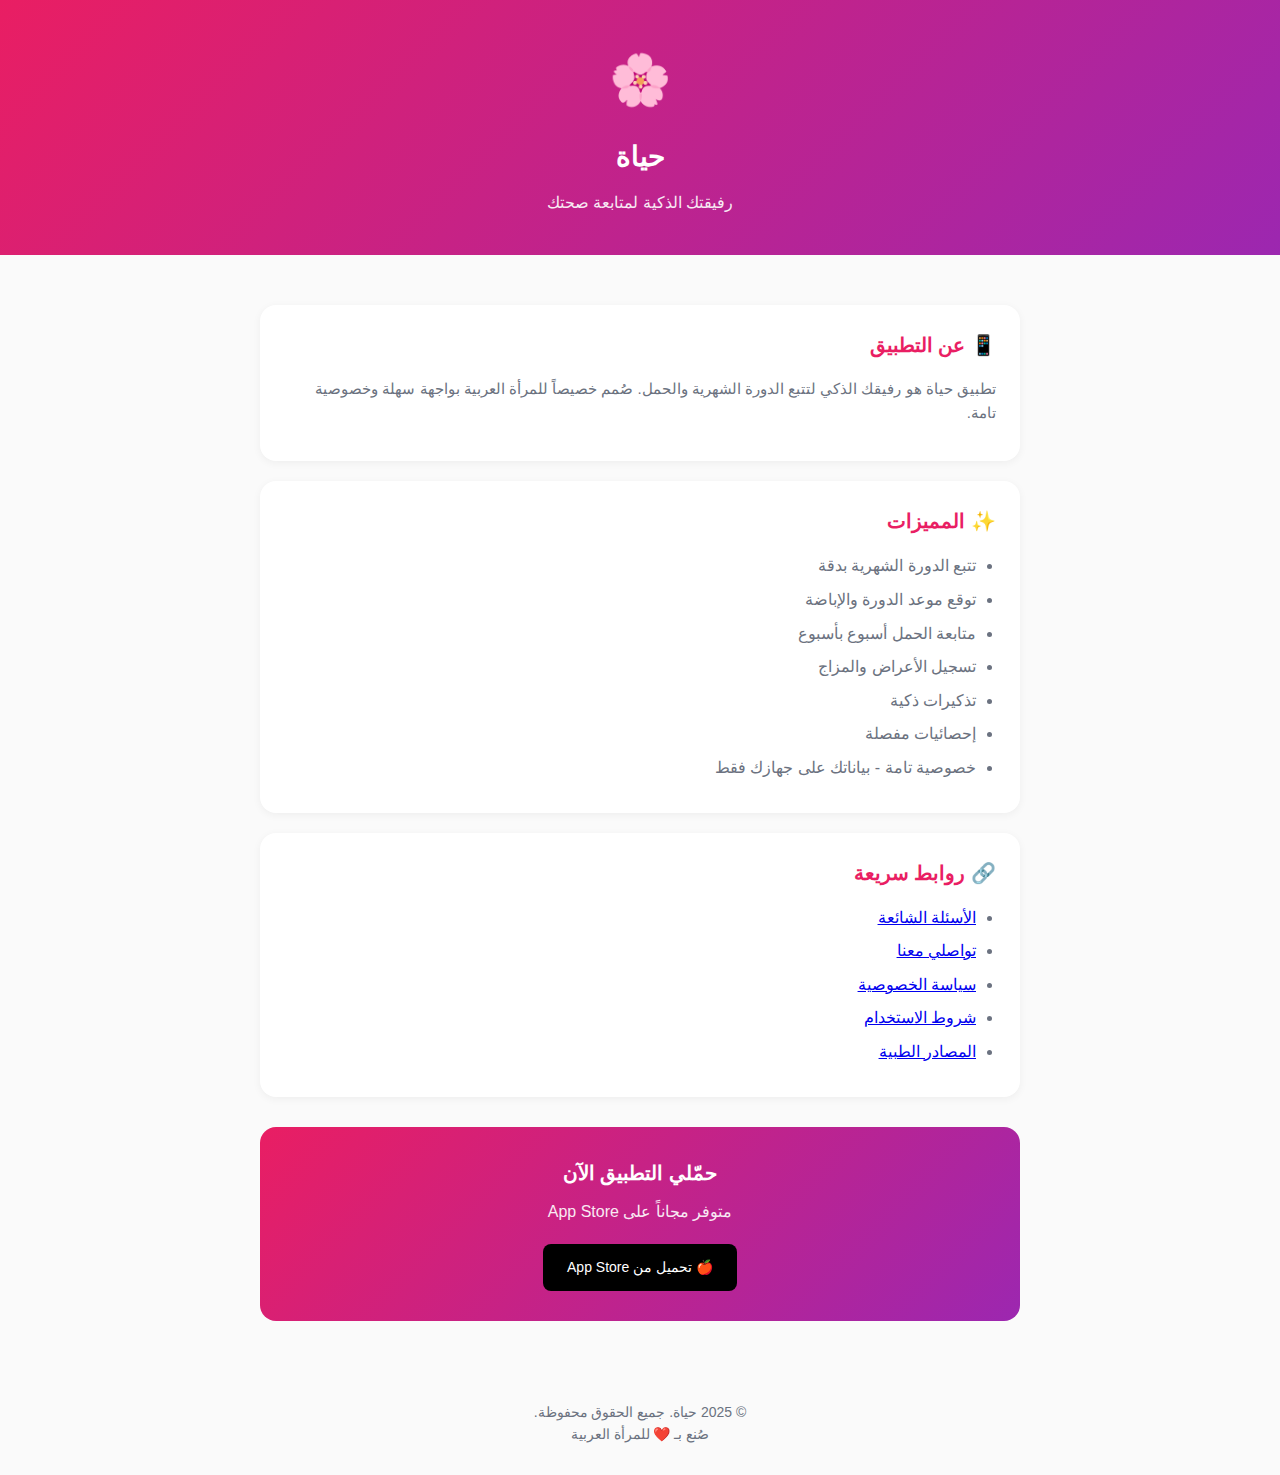
<file: index.html>
<!DOCTYPE html>
<html lang="ar" dir="rtl">
<head>
    <meta charset="UTF-8">
    <meta name="viewport" content="width=device-width, initial-scale=1.0">
    <title>حياة - رفيقتك الذكية لمتابعة صحتك</title>
    <link rel="stylesheet" href="css/style.css">
    <link rel="icon" href="images/favicon.png" type="image/png">
</head>
<body>
    <!-- Header -->
    <header class="header">
        <div class="logo">🌸</div>
        <h1>حياة</h1>
        <p>رفيقتك الذكية لمتابعة صحتك</p>
    </header>

    <div class="container">
        <!-- About App -->
        <div class="card">
            <h2>📱 عن التطبيق</h2>
            <p>تطبيق حياة هو رفيقك الذكي لتتبع الدورة الشهرية والحمل. صُمم خصيصاً للمرأة العربية بواجهة سهلة وخصوصية تامة.</p>
        </div>

        <!-- Features -->
        <div class="card">
            <h2>✨ المميزات</h2>
            <ul>
                <li>تتبع الدورة الشهرية بدقة</li>
                <li>توقع موعد الدورة والإباضة</li>
                <li>متابعة الحمل أسبوع بأسبوع</li>
                <li>تسجيل الأعراض والمزاج</li>
                <li>تذكيرات ذكية</li>
                <li>إحصائيات مفصلة</li>
                <li>خصوصية تامة - بياناتك على جهازك فقط</li>
            </ul>
        </div>

        <!-- Quick Links -->
        <div class="card">
            <h2>🔗 روابط سريعة</h2>
            <ul>
                <li><a href="faq.html">الأسئلة الشائعة</a></li>
                <li><a href="contact.html">تواصلي معنا</a></li>
                <li><a href="privacy.html">سياسة الخصوصية</a></li>
                <li><a href="terms.html">شروط الاستخدام</a></li>
                <li><a href="medical-sources.html">المصادر الطبية</a></li>
            </ul>
        </div>

        <!-- App Download -->
        <div class="app-banner">
            <h3>حمّلي التطبيق الآن</h3>
            <p>متوفر مجاناً على App Store</p>
            <a href="#" class="app-store-btn">
                🍎 تحميل من App Store
            </a>
        </div>
    </div>

    <!-- Footer -->
    <footer class="footer">
        <p>© 2025 حياة. جميع الحقوق محفوظة.</p>
        <p>صُنع بـ ❤️ للمرأة العربية</p>
    </footer>
</body>
</html>
</file>
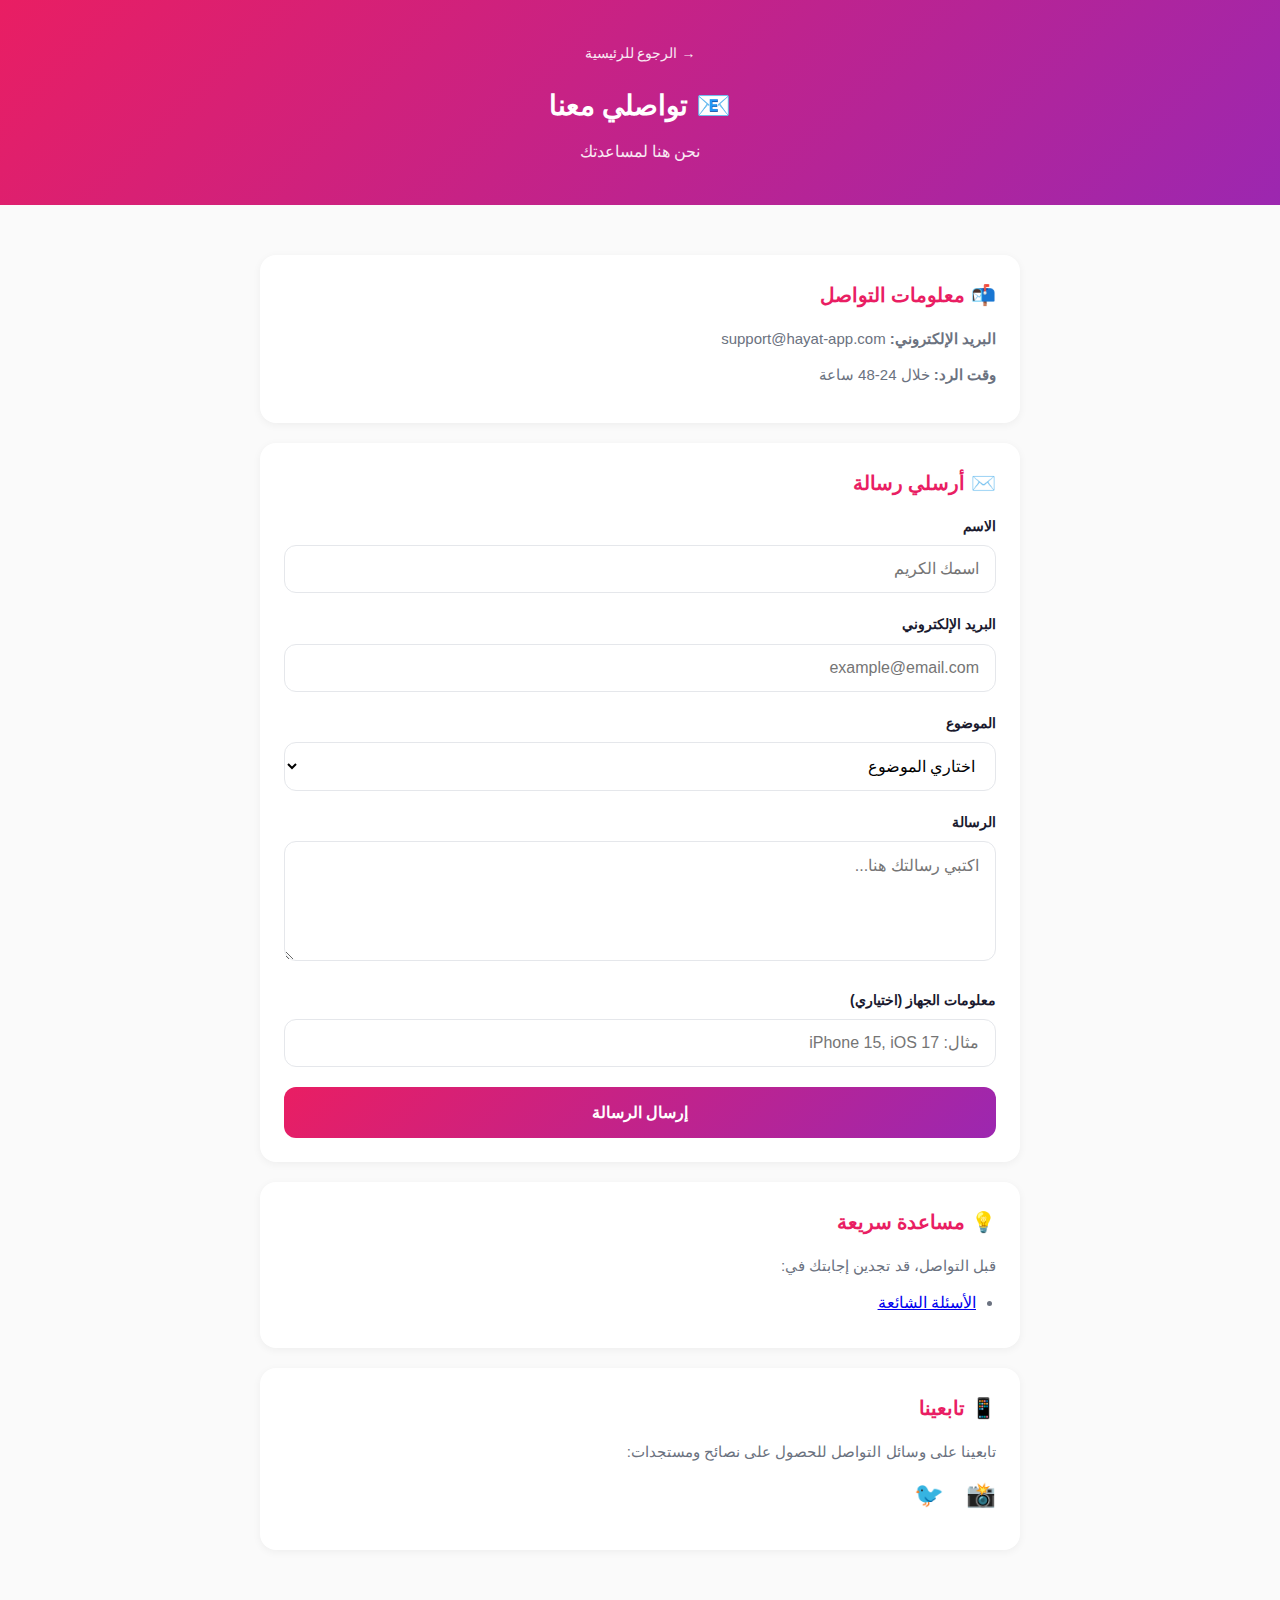
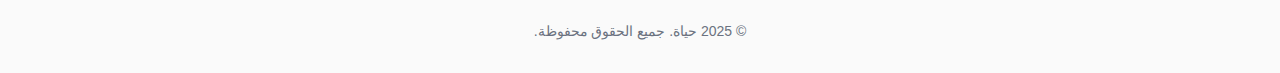
<file: contact.html>
<!DOCTYPE html>
<html lang="ar" dir="rtl">
<head>
    <meta charset="UTF-8">
    <meta name="viewport" content="width=device-width, initial-scale=1.0">
    <title>تواصلي معنا - حياة</title>
    <link rel="stylesheet" href="css/style.css">
    <link rel="icon" href="images/favicon.png" type="image/png">
</head>
<body>
    <!-- Header -->
    <header class="header">
        <a href="index.html" class="back-btn">→ الرجوع للرئيسية</a>
        <h1>📧 تواصلي معنا</h1>
        <p>نحن هنا لمساعدتك</p>
    </header>

    <div class="container">
        <!-- Contact Info -->
        <div class="card">
            <h2>📬 معلومات التواصل</h2>
            <p><strong>البريد الإلكتروني:</strong> support@hayat-app.com</p>
            <p><strong>وقت الرد:</strong> خلال 24-48 ساعة</p>
        </div>

        <!-- Contact Form -->
        <div class="card">
            <h2>✉️ أرسلي رسالة</h2>
            
            <form id="contactForm" action="https://formspree.io/f/YOUR_FORM_ID" method="POST">
                <div class="form-group">
                    <label for="name">الاسم</label>
                    <input type="text" id="name" name="name" placeholder="اسمك الكريم" required>
                </div>

                <div class="form-group">
                    <label for="email">البريد الإلكتروني</label>
                    <input type="email" id="email" name="email" placeholder="example@email.com" required>
                </div>

                <div class="form-group">
                    <label for="subject">الموضوع</label>
                    <select id="subject" name="subject" required>
                        <option value="">اختاري الموضوع</option>
                        <option value="technical">مشكلة تقنية</option>
                        <option value="suggestion">اقتراح أو فكرة</option>
                        <option value="subscription">الاشتراك والدفع</option>
                        <option value="privacy">الخصوصية والبيانات</option>
                        <option value="other">موضوع آخر</option>
                    </select>
                </div>

                <div class="form-group">
                    <label for="message">الرسالة</label>
                    <textarea id="message" name="message" placeholder="اكتبي رسالتك هنا..." required></textarea>
                </div>

                <div class="form-group">
                    <label for="device">معلومات الجهاز (اختياري)</label>
                    <input type="text" id="device" name="device" placeholder="مثال: iPhone 15, iOS 17">
                </div>

                <button type="submit" class="submit-btn">إرسال الرسالة</button>
            </form>
        </div>

        <!-- Quick Help -->
        <div class="card">
            <h2>💡 مساعدة سريعة</h2>
            <p>قبل التواصل، قد تجدين إجابتك في:</p>
            <ul>
                <li><a href="faq.html">الأسئلة الشائعة</a></li>
            </ul>
        </div>

        <!-- Social Media -->
        <div class="card">
            <h2>📱 تابعينا</h2>
            <p>تابعينا على وسائل التواصل للحصول على نصائح ومستجدات:</p>
            <p style="font-size: 24px; margin-top: 10px;">
                <a href="#" style="text-decoration: none; margin-left: 15px;">📸</a>
                <a href="#" style="text-decoration: none; margin-left: 15px;">🐦</a>
            </p>
        </div>
    </div>

    <!-- Footer -->
    <footer class="footer">
        <p>© 2025 حياة. جميع الحقوق محفوظة.</p>
    </footer>

    <script>
        // Form submission handling
        document.getElementById('contactForm').addEventListener('submit', function(e) {
            // You can add custom handling here
            // For now, it will submit to Formspree
        });
    </script>
</body>
</html>
</file>
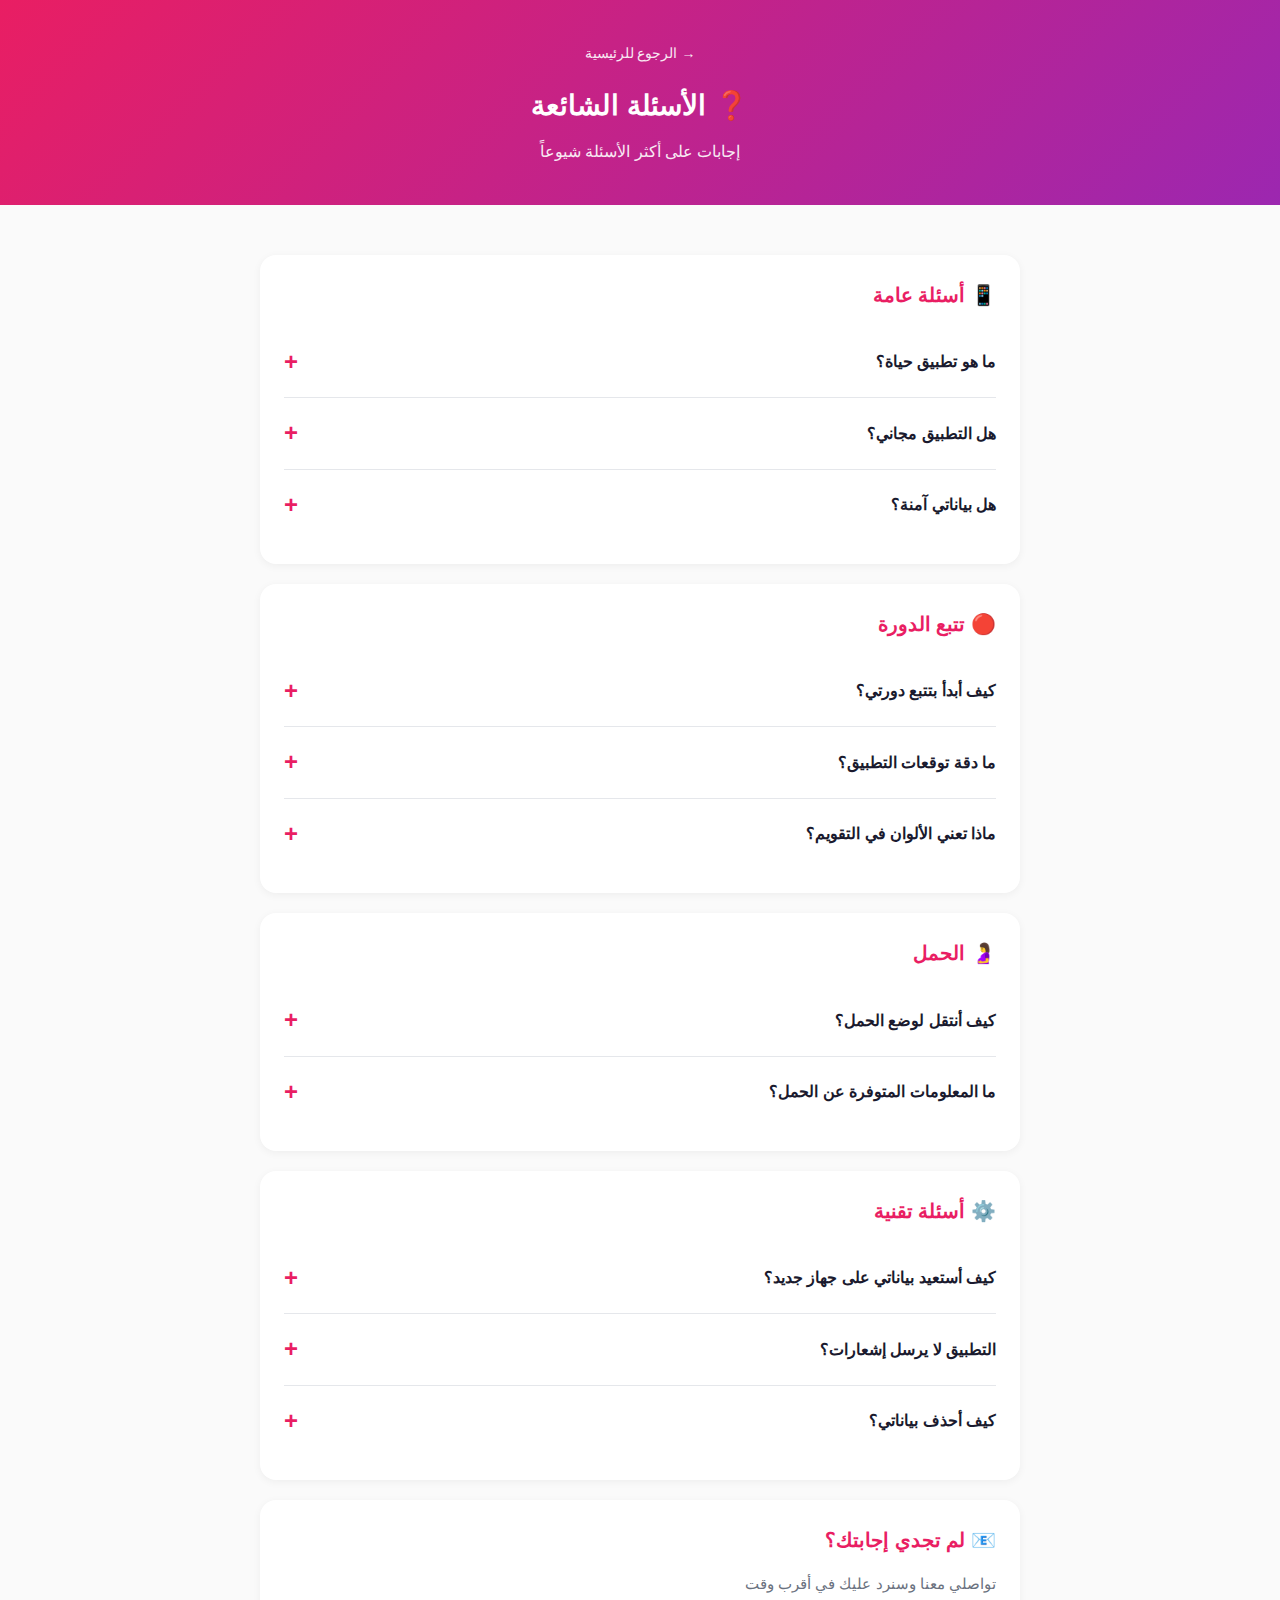
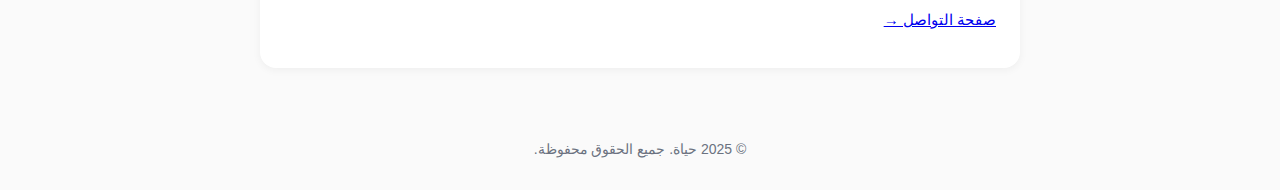
<file: faq.html>
<!DOCTYPE html>
<html lang="ar" dir="rtl">
<head>
    <meta charset="UTF-8">
    <meta name="viewport" content="width=device-width, initial-scale=1.0">
    <title>الأسئلة الشائعة - حياة</title>
    <link rel="stylesheet" href="css/style.css">
    <link rel="icon" href="images/favicon.png" type="image/png">
</head>
<body>
    <!-- Header -->
    <header class="header">
        <a href="index.html" class="back-btn">→ الرجوع للرئيسية</a>
        <h1>❓ الأسئلة الشائعة</h1>
        <p>إجابات على أكثر الأسئلة شيوعاً</p>
    </header>

    <div class="container">
        <!-- General Questions -->
        <div class="card">
            <h2>📱 أسئلة عامة</h2>
            
            <div class="faq-item">
                <div class="faq-question">ما هو تطبيق حياة؟</div>
                <div class="faq-answer">
                    تطبيق حياة هو تطبيق صحي مصمم خصيصاً للمرأة العربية لتتبع الدورة الشهرية والحمل. يساعدك على فهم جسمك بشكل أفضل وتوقع موعد دورتك وفترة الخصوبة.
                </div>
            </div>

            <div class="faq-item">
                <div class="faq-question">هل التطبيق مجاني؟</div>
                <div class="faq-answer">
                    نعم، التطبيق مجاني للاستخدام مع جميع الميزات الأساسية. هناك اشتراك اختياري للميزات المتقدمة مثل إزالة الإعلانات والإحصائيات المتقدمة.
                </div>
            </div>

            <div class="faq-item">
                <div class="faq-question">هل بياناتي آمنة؟</div>
                <div class="faq-answer">
                    نعم، خصوصيتك أولويتنا. جميع بياناتك تُحفظ محلياً على جهازك فقط ولا تُرسل لأي خادم خارجي. يمكنك أيضاً حماية التطبيق برمز مرور أو Face ID.
                </div>
            </div>
        </div>

        <!-- Cycle Tracking -->
        <div class="card">
            <h2>🔴 تتبع الدورة</h2>
            
            <div class="faq-item">
                <div class="faq-question">كيف أبدأ بتتبع دورتي؟</div>
                <div class="faq-answer">
                    عند فتح التطبيق لأول مرة، سيُطلب منك إدخال تاريخ آخر دورة وطول دورتك المعتاد. بعدها، اضغطي على "بدأت دورتي" في الصفحة الرئيسية في أول يوم من دورتك.
                </div>
            </div>

            <div class="faq-item">
                <div class="faq-question">ما دقة توقعات التطبيق؟</div>
                <div class="faq-answer">
                    تزداد دقة التوقعات كلما استخدمتِ التطبيق أكثر. بعد تسجيل 3-6 دورات، ستكون التوقعات دقيقة جداً لأن التطبيق يتعلم نمط دورتك الخاص.
                </div>
            </div>

            <div class="faq-item">
                <div class="faq-question">ماذا تعني الألوان في التقويم؟</div>
                <div class="faq-answer">
                    <strong>الأحمر:</strong> أيام الدورة الشهرية<br>
                    <strong>الأزرق:</strong> نافذة الخصوبة<br>
                    <strong>البنفسجي:</strong> يوم الإباضة المتوقع<br>
                    <strong>الدوائر المتقطعة:</strong> توقعات مستقبلية
                </div>
            </div>
        </div>

        <!-- Pregnancy -->
        <div class="card">
            <h2>🤰 الحمل</h2>
            
            <div class="faq-item">
                <div class="faq-question">كيف أنتقل لوضع الحمل؟</div>
                <div class="faq-answer">
                    اذهبي للصفحة الرئيسية واضغطي على "تغيير الهدف" ثم اختاري "أصبحت حاملاً". سيُطلب منك إدخال تاريخ آخر دورة أو تاريخ الولادة المتوقع.
                </div>
            </div>

            <div class="faq-item">
                <div class="faq-question">ما المعلومات المتوفرة عن الحمل؟</div>
                <div class="faq-answer">
                    يوفر التطبيق معلومات أسبوعية عن تطور الجنين، نصائح صحية، حجم الطفل، وتذكيرات بمواعيد الفحوصات المهمة.
                </div>
            </div>
        </div>

        <!-- Technical -->
        <div class="card">
            <h2>⚙️ أسئلة تقنية</h2>
            
            <div class="faq-item">
                <div class="faq-question">كيف أستعيد بياناتي على جهاز جديد؟</div>
                <div class="faq-answer">
                    إذا كنتِ مشتركة في Premium، يمكنك استخدام النسخ الاحتياطي السحابي. اذهبي للإعدادات > البيانات > استعادة من iCloud.
                </div>
            </div>

            <div class="faq-item">
                <div class="faq-question">التطبيق لا يرسل إشعارات؟</div>
                <div class="faq-answer">
                    تأكدي من تفعيل الإشعارات في إعدادات الجهاز > حياة > الإشعارات. وأيضاً تأكدي من تفعيل التذكيرات داخل التطبيق من الإعدادات.
                </div>
            </div>

            <div class="faq-item">
                <div class="faq-question">كيف أحذف بياناتي؟</div>
                <div class="faq-answer">
                    اذهبي للإعدادات > البيانات > حذف جميع البيانات. تنبيه: هذا الإجراء لا يمكن التراجع عنه.
                </div>
            </div>
        </div>

        <!-- Contact -->
        <div class="card">
            <h2>📧 لم تجدي إجابتك؟</h2>
            <p>تواصلي معنا وسنرد عليك في أقرب وقت</p>
            <p><a href="contact.html">صفحة التواصل →</a></p>
        </div>
    </div>

    <!-- Footer -->
    <footer class="footer">
        <p>© 2025 حياة. جميع الحقوق محفوظة.</p>
    </footer>

    <script>
        // FAQ Accordion
        document.querySelectorAll('.faq-question').forEach(question => {
            question.addEventListener('click', () => {
                const item = question.parentElement;
                item.classList.toggle('active');
            });
        });
    </script>
</body>
</html>
</file>
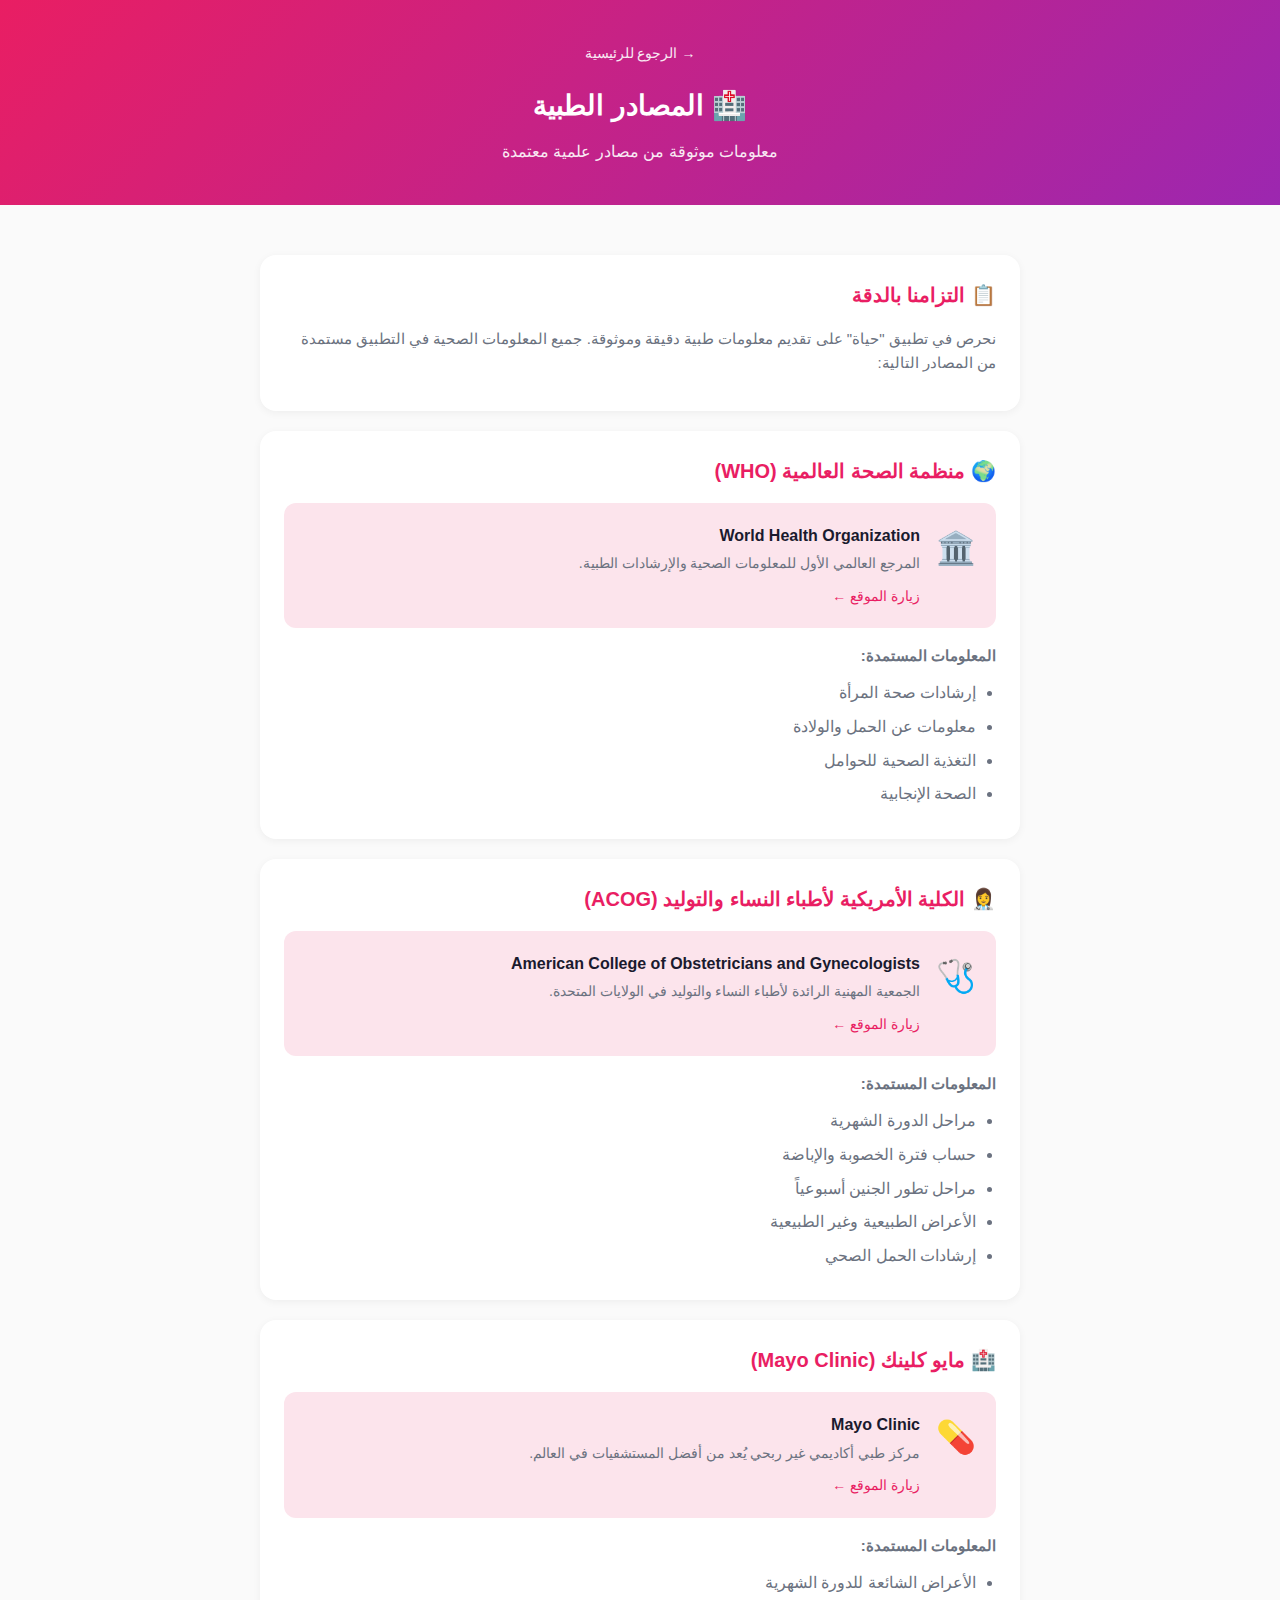
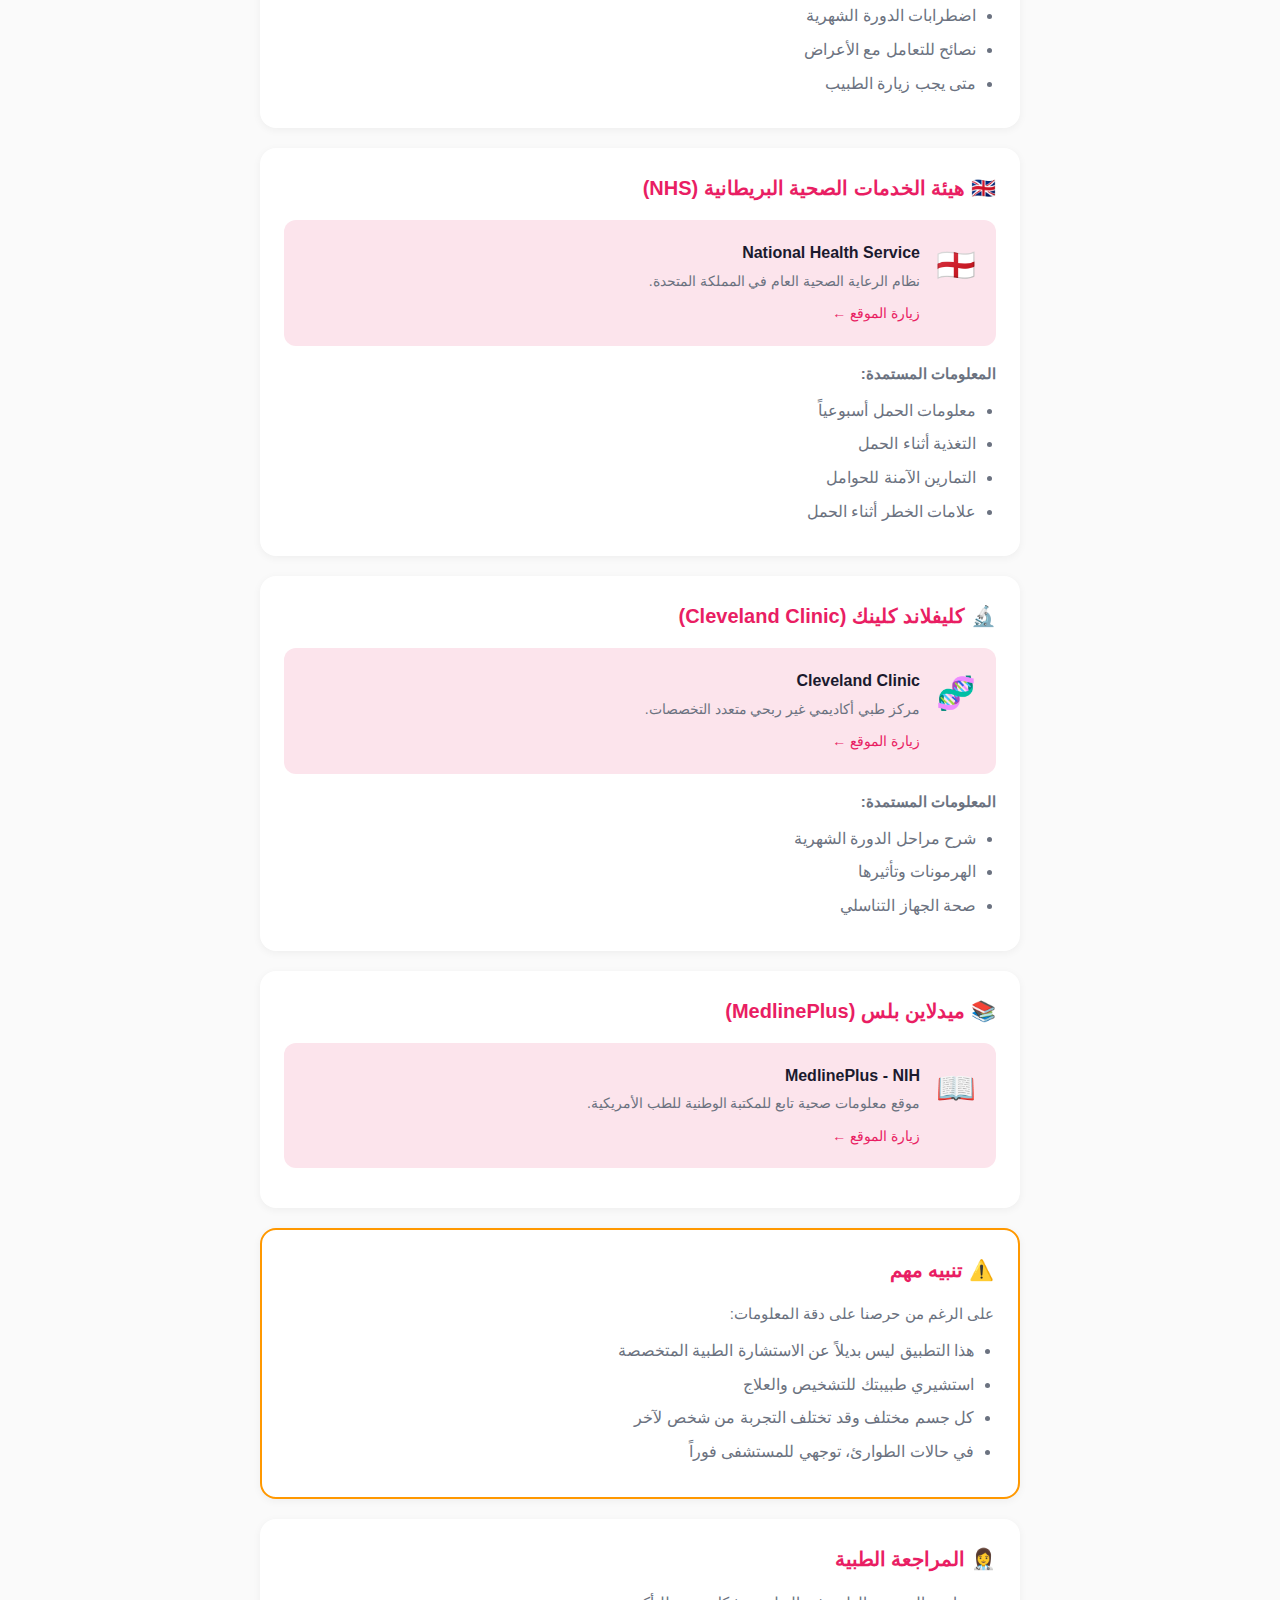
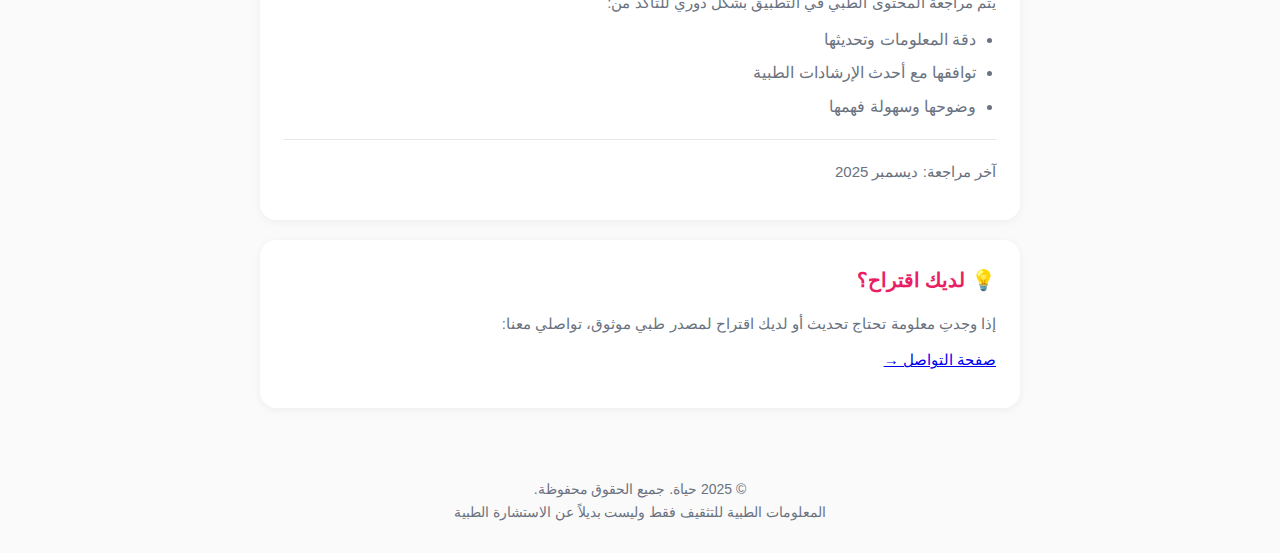
<file: medical-sources.html>
<!DOCTYPE html>
<html lang="ar" dir="rtl">
<head>
    <meta charset="UTF-8">
    <meta name="viewport" content="width=device-width, initial-scale=1.0">
    <title>المصادر الطبية - حياة</title>
    <link rel="stylesheet" href="css/style.css">
    <link rel="icon" href="images/favicon.png" type="image/png">
</head>
<body>
    <!-- Header -->
    <header class="header">
        <a href="index.html" class="back-btn">→ الرجوع للرئيسية</a>
        <h1>🏥 المصادر الطبية</h1>
        <p>معلومات موثوقة من مصادر علمية معتمدة</p>
    </header>

    <div class="container">
        <!-- Introduction -->
        <div class="card">
            <h2>📋 التزامنا بالدقة</h2>
            <p>نحرص في تطبيق "حياة" على تقديم معلومات طبية دقيقة وموثوقة. جميع المعلومات الصحية في التطبيق مستمدة من المصادر التالية:</p>
        </div>

        <!-- WHO -->
        <div class="card">
            <h2>🌍 منظمة الصحة العالمية (WHO)</h2>
            <div class="source-card">
                <div class="source-icon">🏛️</div>
                <div class="source-info">
                    <h4>World Health Organization</h4>
                    <p>المرجع العالمي الأول للمعلومات الصحية والإرشادات الطبية.</p>
                    <a href="https://www.who.int" target="_blank" class="source-link">زيارة الموقع ←</a>
                </div>
            </div>
            <p><strong>المعلومات المستمدة:</strong></p>
            <ul>
                <li>إرشادات صحة المرأة</li>
                <li>معلومات عن الحمل والولادة</li>
                <li>التغذية الصحية للحوامل</li>
                <li>الصحة الإنجابية</li>
            </ul>
        </div>

        <!-- ACOG -->
        <div class="card">
            <h2>👩‍⚕️ الكلية الأمريكية لأطباء النساء والتوليد (ACOG)</h2>
            <div class="source-card">
                <div class="source-icon">🩺</div>
                <div class="source-info">
                    <h4>American College of Obstetricians and Gynecologists</h4>
                    <p>الجمعية المهنية الرائدة لأطباء النساء والتوليد في الولايات المتحدة.</p>
                    <a href="https://www.acog.org" target="_blank" class="source-link">زيارة الموقع ←</a>
                </div>
            </div>
            <p><strong>المعلومات المستمدة:</strong></p>
            <ul>
                <li>مراحل الدورة الشهرية</li>
                <li>حساب فترة الخصوبة والإباضة</li>
                <li>مراحل تطور الجنين أسبوعياً</li>
                <li>الأعراض الطبيعية وغير الطبيعية</li>
                <li>إرشادات الحمل الصحي</li>
            </ul>
        </div>

        <!-- Mayo Clinic -->
        <div class="card">
            <h2>🏥 مايو كلينك (Mayo Clinic)</h2>
            <div class="source-card">
                <div class="source-icon">💊</div>
                <div class="source-info">
                    <h4>Mayo Clinic</h4>
                    <p>مركز طبي أكاديمي غير ربحي يُعد من أفضل المستشفيات في العالم.</p>
                    <a href="https://www.mayoclinic.org" target="_blank" class="source-link">زيارة الموقع ←</a>
                </div>
            </div>
            <p><strong>المعلومات المستمدة:</strong></p>
            <ul>
                <li>الأعراض الشائعة للدورة الشهرية</li>
                <li>اضطرابات الدورة الشهرية</li>
                <li>نصائح للتعامل مع الأعراض</li>
                <li>متى يجب زيارة الطبيب</li>
            </ul>
        </div>

        <!-- NHS -->
        <div class="card">
            <h2>🇬🇧 هيئة الخدمات الصحية البريطانية (NHS)</h2>
            <div class="source-card">
                <div class="source-icon">🏴󠁧󠁢󠁥󠁮󠁧󠁿</div>
                <div class="source-info">
                    <h4>National Health Service</h4>
                    <p>نظام الرعاية الصحية العام في المملكة المتحدة.</p>
                    <a href="https://www.nhs.uk" target="_blank" class="source-link">زيارة الموقع ←</a>
                </div>
            </div>
            <p><strong>المعلومات المستمدة:</strong></p>
            <ul>
                <li>معلومات الحمل أسبوعياً</li>
                <li>التغذية أثناء الحمل</li>
                <li>التمارين الآمنة للحوامل</li>
                <li>علامات الخطر أثناء الحمل</li>
            </ul>
        </div>

        <!-- Cleveland Clinic -->
        <div class="card">
            <h2>🔬 كليفلاند كلينك (Cleveland Clinic)</h2>
            <div class="source-card">
                <div class="source-icon">🧬</div>
                <div class="source-info">
                    <h4>Cleveland Clinic</h4>
                    <p>مركز طبي أكاديمي غير ربحي متعدد التخصصات.</p>
                    <a href="https://my.clevelandclinic.org" target="_blank" class="source-link">زيارة الموقع ←</a>
                </div>
            </div>
            <p><strong>المعلومات المستمدة:</strong></p>
            <ul>
                <li>شرح مراحل الدورة الشهرية</li>
                <li>الهرمونات وتأثيرها</li>
                <li>صحة الجهاز التناسلي</li>
            </ul>
        </div>

        <!-- MedlinePlus -->
        <div class="card">
            <h2>📚 ميدلاين بلس (MedlinePlus)</h2>
            <div class="source-card">
                <div class="source-icon">📖</div>
                <div class="source-info">
                    <h4>MedlinePlus - NIH</h4>
                    <p>موقع معلومات صحية تابع للمكتبة الوطنية للطب الأمريكية.</p>
                    <a href="https://medlineplus.gov" target="_blank" class="source-link">زيارة الموقع ←</a>
                </div>
            </div>
        </div>

        <!-- Disclaimer -->
        <div class="card" style="border: 2px solid var(--warning);">
            <h2>⚠️ تنبيه مهم</h2>
            <p>على الرغم من حرصنا على دقة المعلومات:</p>
            <ul>
                <li>هذا التطبيق ليس بديلاً عن الاستشارة الطبية المتخصصة</li>
                <li>استشيري طبيبتك للتشخيص والعلاج</li>
                <li>كل جسم مختلف وقد تختلف التجربة من شخص لآخر</li>
                <li>في حالات الطوارئ، توجهي للمستشفى فوراً</li>
            </ul>
        </div>

        <!-- Medical Review -->
        <div class="card">
            <h2>👩‍⚕️ المراجعة الطبية</h2>
            <p>يتم مراجعة المحتوى الطبي في التطبيق بشكل دوري للتأكد من:</p>
            <ul>
                <li>دقة المعلومات وتحديثها</li>
                <li>توافقها مع أحدث الإرشادات الطبية</li>
                <li>وضوحها وسهولة فهمها</li>
            </ul>
            <p class="last-update">آخر مراجعة: ديسمبر 2025</p>
        </div>

        <!-- Suggestions -->
        <div class="card">
            <h2>💡 لديك اقتراح؟</h2>
            <p>إذا وجدتِ معلومة تحتاج تحديث أو لديك اقتراح لمصدر طبي موثوق، تواصلي معنا:</p>
            <p><a href="contact.html">صفحة التواصل →</a></p>
        </div>
    </div>

    <!-- Footer -->
    <footer class="footer">
        <p>© 2025 حياة. جميع الحقوق محفوظة.</p>
        <p>المعلومات الطبية للتثقيف فقط وليست بديلاً عن الاستشارة الطبية</p>
    </footer>
</body>
</html>
</file>
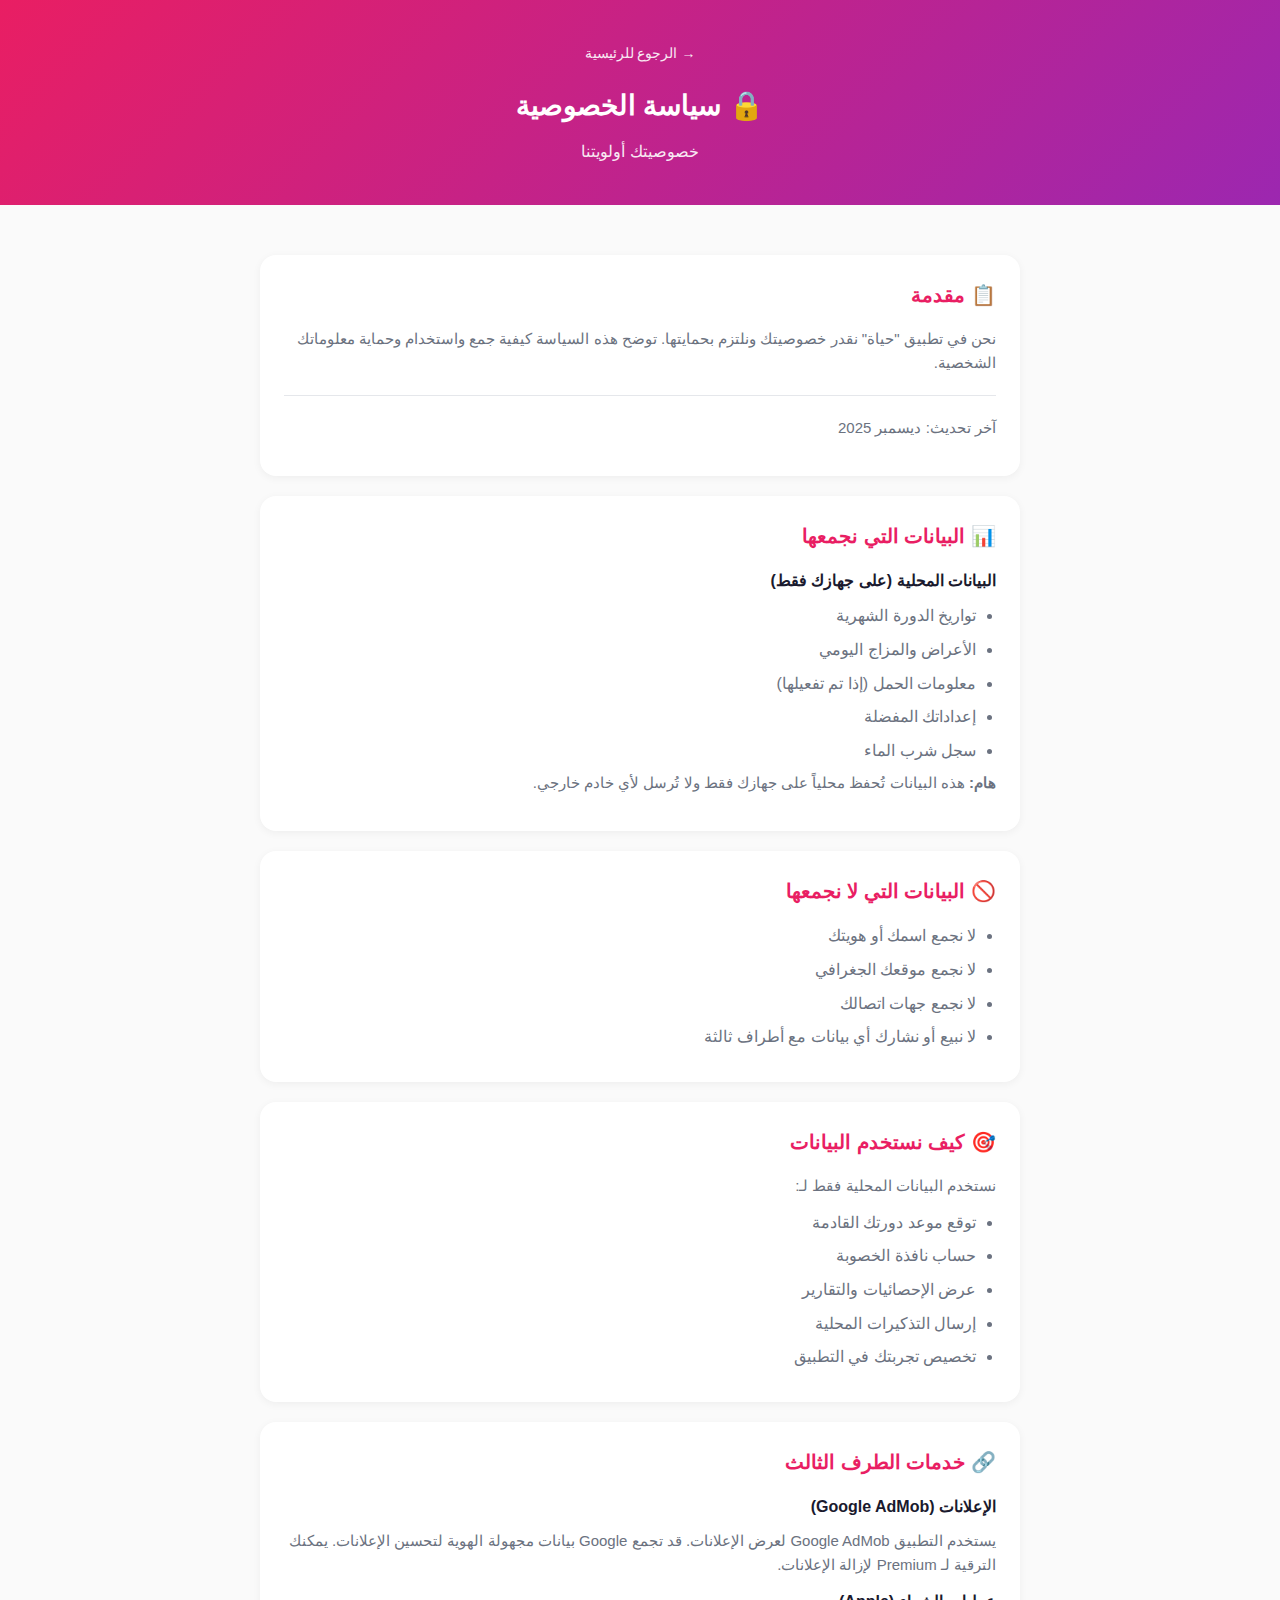
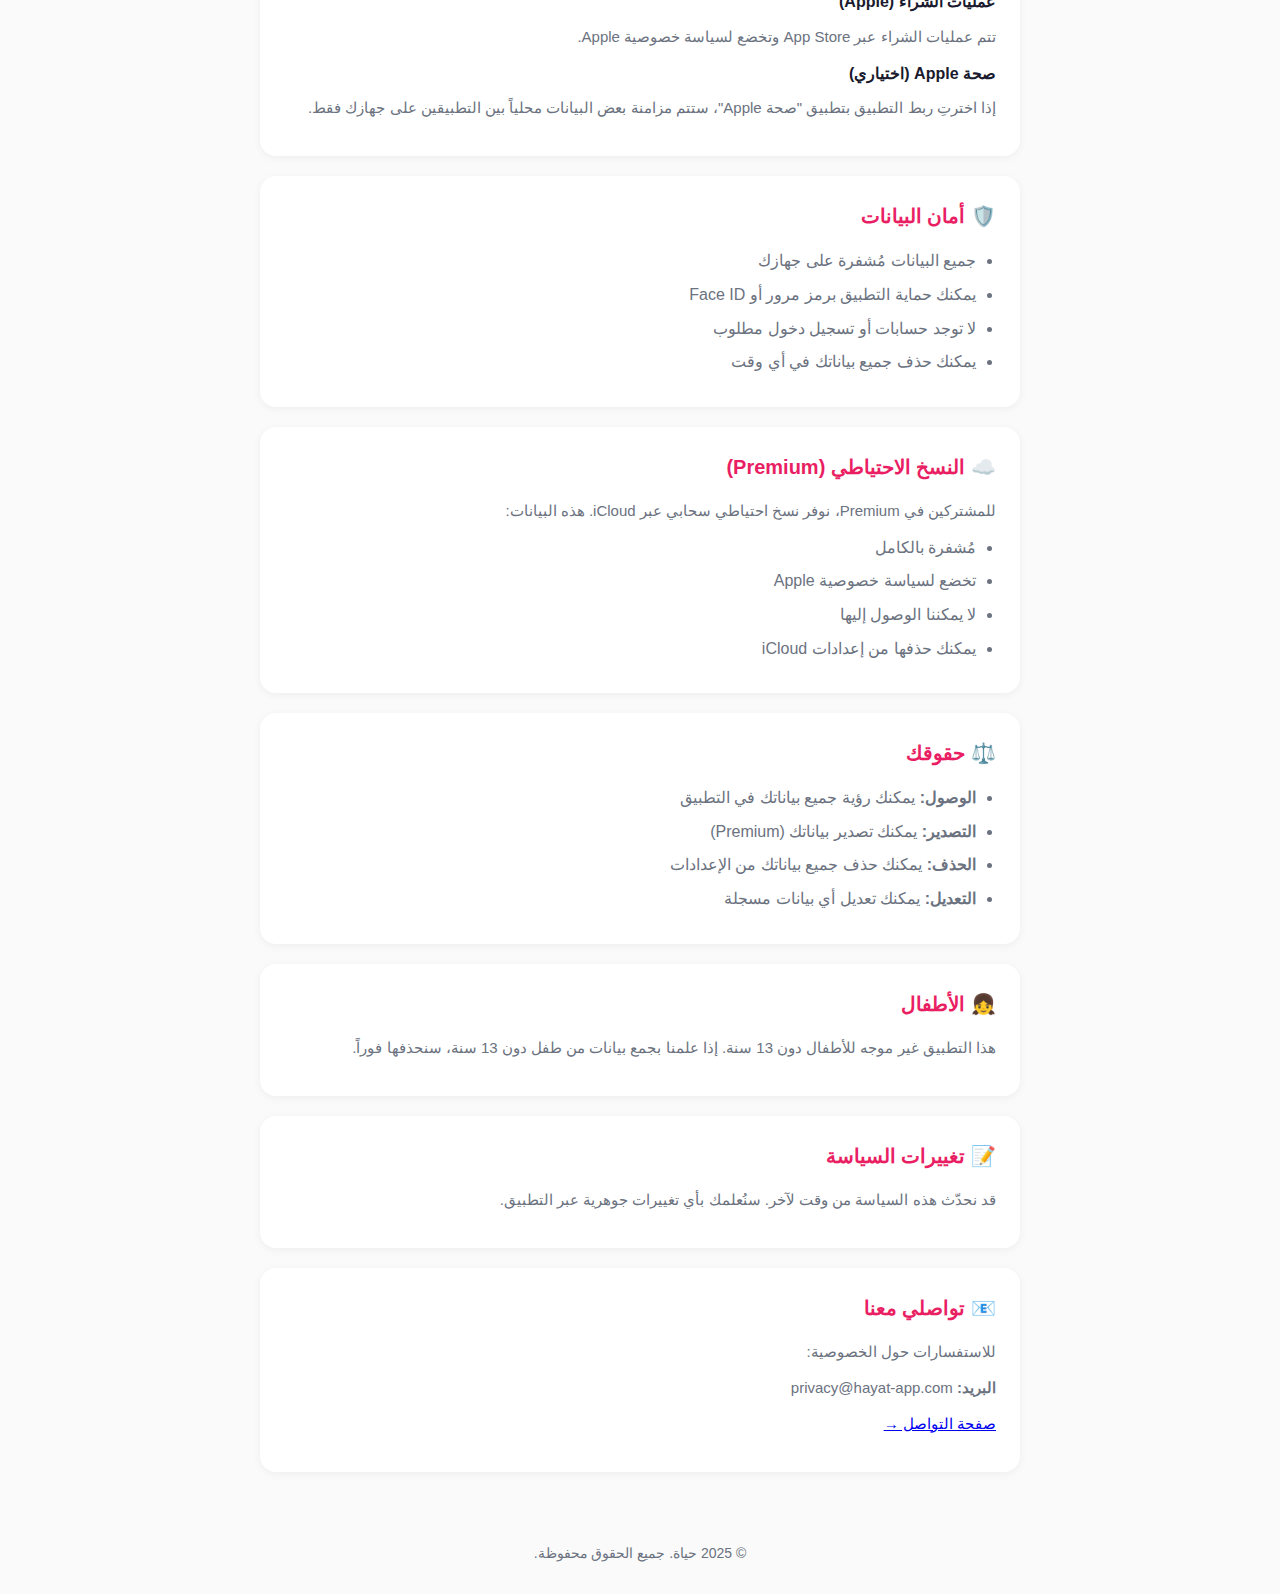
<file: privacy.html>
<!DOCTYPE html>
<html lang="ar" dir="rtl">
<head>
    <meta charset="UTF-8">
    <meta name="viewport" content="width=device-width, initial-scale=1.0">
    <title>سياسة الخصوصية - حياة</title>
    <link rel="stylesheet" href="css/style.css">
    <link rel="icon" href="images/favicon.png" type="image/png">
</head>
<body>
    <!-- Header -->
    <header class="header">
        <a href="index.html" class="back-btn">→ الرجوع للرئيسية</a>
        <h1>🔒 سياسة الخصوصية</h1>
        <p>خصوصيتك أولويتنا</p>
    </header>

    <div class="container">
        <!-- Introduction -->
        <div class="card">
            <h2>📋 مقدمة</h2>
            <p>نحن في تطبيق "حياة" نقدر خصوصيتك ونلتزم بحمايتها. توضح هذه السياسة كيفية جمع واستخدام وحماية معلوماتك الشخصية.</p>
            <p class="last-update">آخر تحديث: ديسمبر 2025</p>
        </div>

        <!-- Data Collection -->
        <div class="card">
            <h2>📊 البيانات التي نجمعها</h2>
            <h3>البيانات المحلية (على جهازك فقط)</h3>
            <ul>
                <li>تواريخ الدورة الشهرية</li>
                <li>الأعراض والمزاج اليومي</li>
                <li>معلومات الحمل (إذا تم تفعيلها)</li>
                <li>إعداداتك المفضلة</li>
                <li>سجل شرب الماء</li>
            </ul>
            <p><strong>هام:</strong> هذه البيانات تُحفظ محلياً على جهازك فقط ولا تُرسل لأي خادم خارجي.</p>
        </div>

        <!-- Data Not Collected -->
        <div class="card">
            <h2>🚫 البيانات التي لا نجمعها</h2>
            <ul>
                <li>لا نجمع اسمك أو هويتك</li>
                <li>لا نجمع موقعك الجغرافي</li>
                <li>لا نجمع جهات اتصالك</li>
                <li>لا نبيع أو نشارك أي بيانات مع أطراف ثالثة</li>
            </ul>
        </div>

        <!-- Data Usage -->
        <div class="card">
            <h2>🎯 كيف نستخدم البيانات</h2>
            <p>نستخدم البيانات المحلية فقط لـ:</p>
            <ul>
                <li>توقع موعد دورتك القادمة</li>
                <li>حساب نافذة الخصوبة</li>
                <li>عرض الإحصائيات والتقارير</li>
                <li>إرسال التذكيرات المحلية</li>
                <li>تخصيص تجربتك في التطبيق</li>
            </ul>
        </div>

        <!-- Third Party Services -->
        <div class="card">
            <h2>🔗 خدمات الطرف الثالث</h2>
            <h3>الإعلانات (Google AdMob)</h3>
            <p>يستخدم التطبيق Google AdMob لعرض الإعلانات. قد تجمع Google بيانات مجهولة الهوية لتحسين الإعلانات. يمكنك الترقية لـ Premium لإزالة الإعلانات.</p>
            
            <h3>عمليات الشراء (Apple)</h3>
            <p>تتم عمليات الشراء عبر App Store وتخضع لسياسة خصوصية Apple.</p>
            
            <h3>صحة Apple (اختياري)</h3>
            <p>إذا اخترتِ ربط التطبيق بتطبيق "صحة Apple"، ستتم مزامنة بعض البيانات محلياً بين التطبيقين على جهازك فقط.</p>
        </div>

        <!-- Data Security -->
        <div class="card">
            <h2>🛡️ أمان البيانات</h2>
            <ul>
                <li>جميع البيانات مُشفرة على جهازك</li>
                <li>يمكنك حماية التطبيق برمز مرور أو Face ID</li>
                <li>لا توجد حسابات أو تسجيل دخول مطلوب</li>
                <li>يمكنك حذف جميع بياناتك في أي وقت</li>
            </ul>
        </div>

        <!-- iCloud Backup -->
        <div class="card">
            <h2>☁️ النسخ الاحتياطي (Premium)</h2>
            <p>للمشتركين في Premium، نوفر نسخ احتياطي سحابي عبر iCloud. هذه البيانات:</p>
            <ul>
                <li>مُشفرة بالكامل</li>
                <li>تخضع لسياسة خصوصية Apple</li>
                <li>لا يمكننا الوصول إليها</li>
                <li>يمكنك حذفها من إعدادات iCloud</li>
            </ul>
        </div>

        <!-- Your Rights -->
        <div class="card">
            <h2>⚖️ حقوقك</h2>
            <ul>
                <li><strong>الوصول:</strong> يمكنك رؤية جميع بياناتك في التطبيق</li>
                <li><strong>التصدير:</strong> يمكنك تصدير بياناتك (Premium)</li>
                <li><strong>الحذف:</strong> يمكنك حذف جميع بياناتك من الإعدادات</li>
                <li><strong>التعديل:</strong> يمكنك تعديل أي بيانات مسجلة</li>
            </ul>
        </div>

        <!-- Children -->
        <div class="card">
            <h2>👧 الأطفال</h2>
            <p>هذا التطبيق غير موجه للأطفال دون 13 سنة. إذا علمنا بجمع بيانات من طفل دون 13 سنة، سنحذفها فوراً.</p>
        </div>

        <!-- Changes -->
        <div class="card">
            <h2>📝 تغييرات السياسة</h2>
            <p>قد نحدّث هذه السياسة من وقت لآخر. سنُعلمك بأي تغييرات جوهرية عبر التطبيق.</p>
        </div>

        <!-- Contact -->
        <div class="card">
            <h2>📧 تواصلي معنا</h2>
            <p>للاستفسارات حول الخصوصية:</p>
            <p><strong>البريد:</strong> privacy@hayat-app.com</p>
            <p><a href="contact.html">صفحة التواصل →</a></p>
        </div>
    </div>

    <!-- Footer -->
    <footer class="footer">
        <p>© 2025 حياة. جميع الحقوق محفوظة.</p>
    </footer>
</body>
</html>
</file>
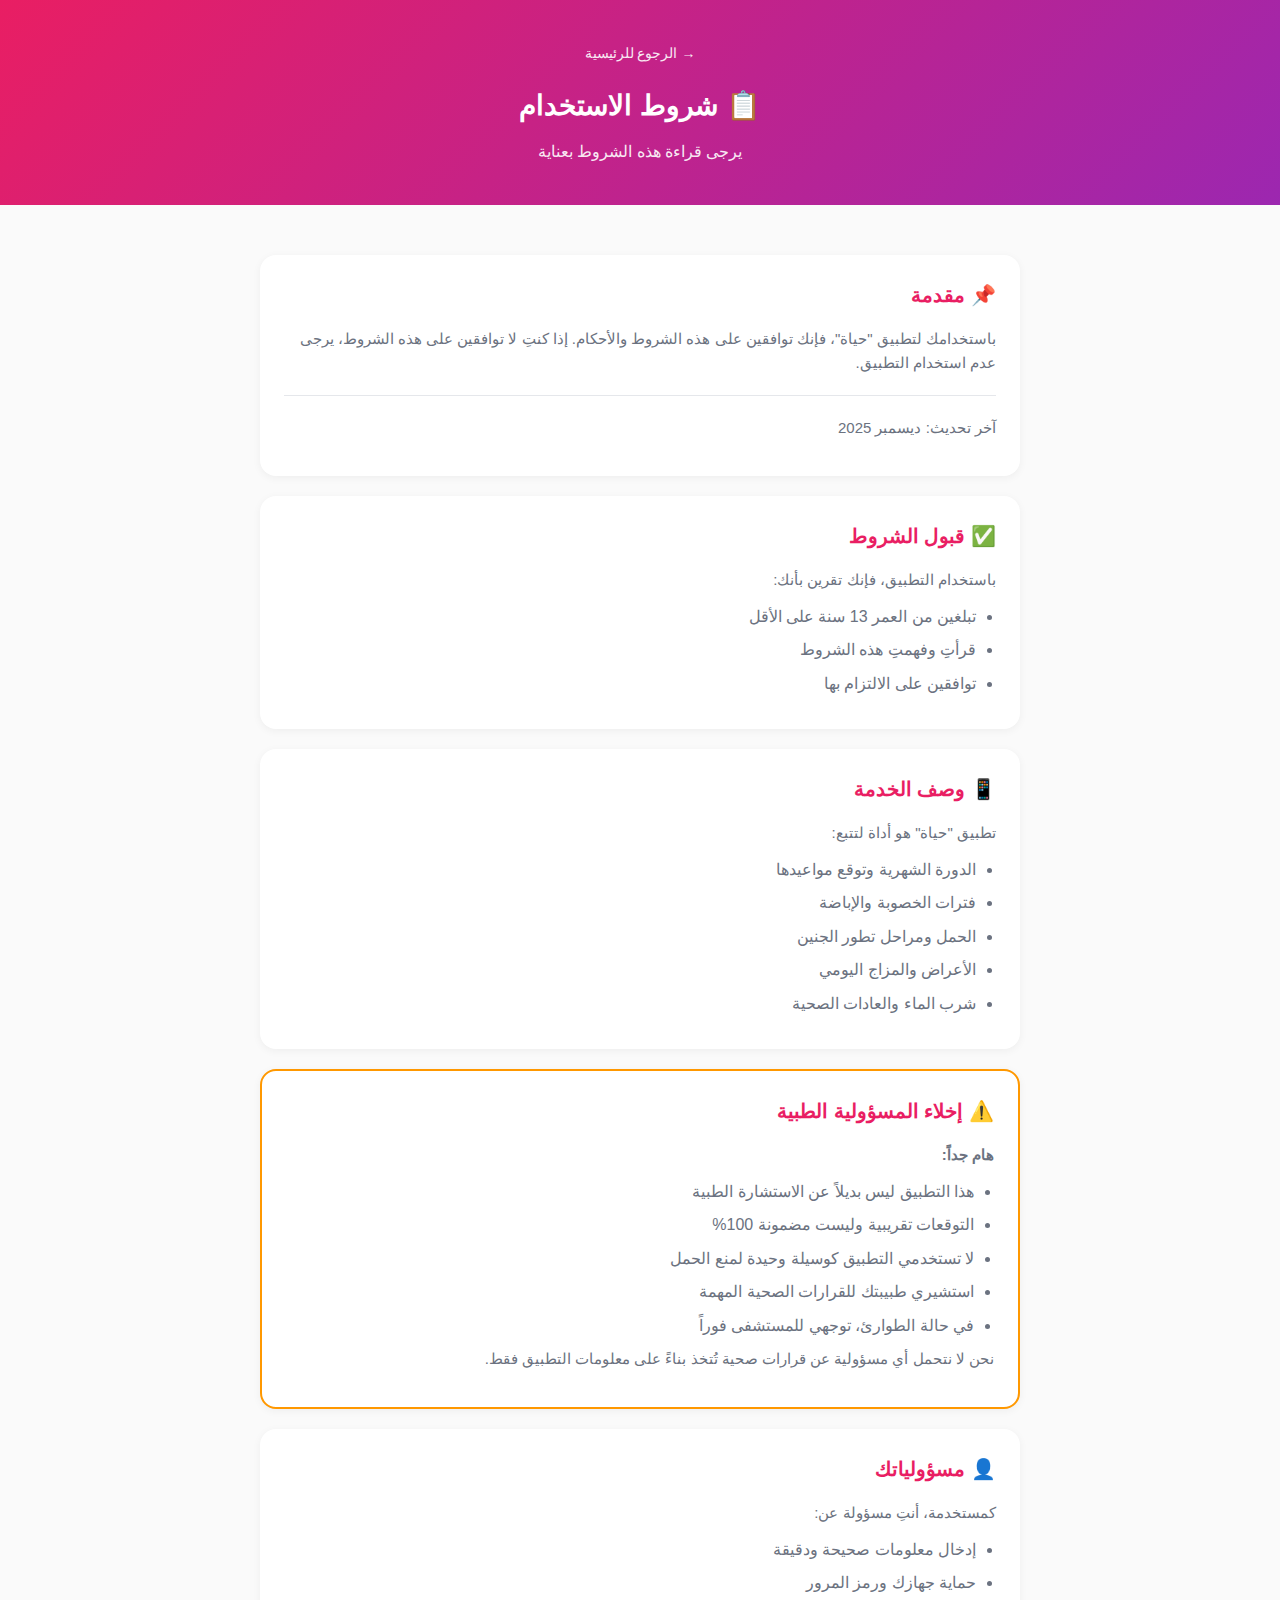
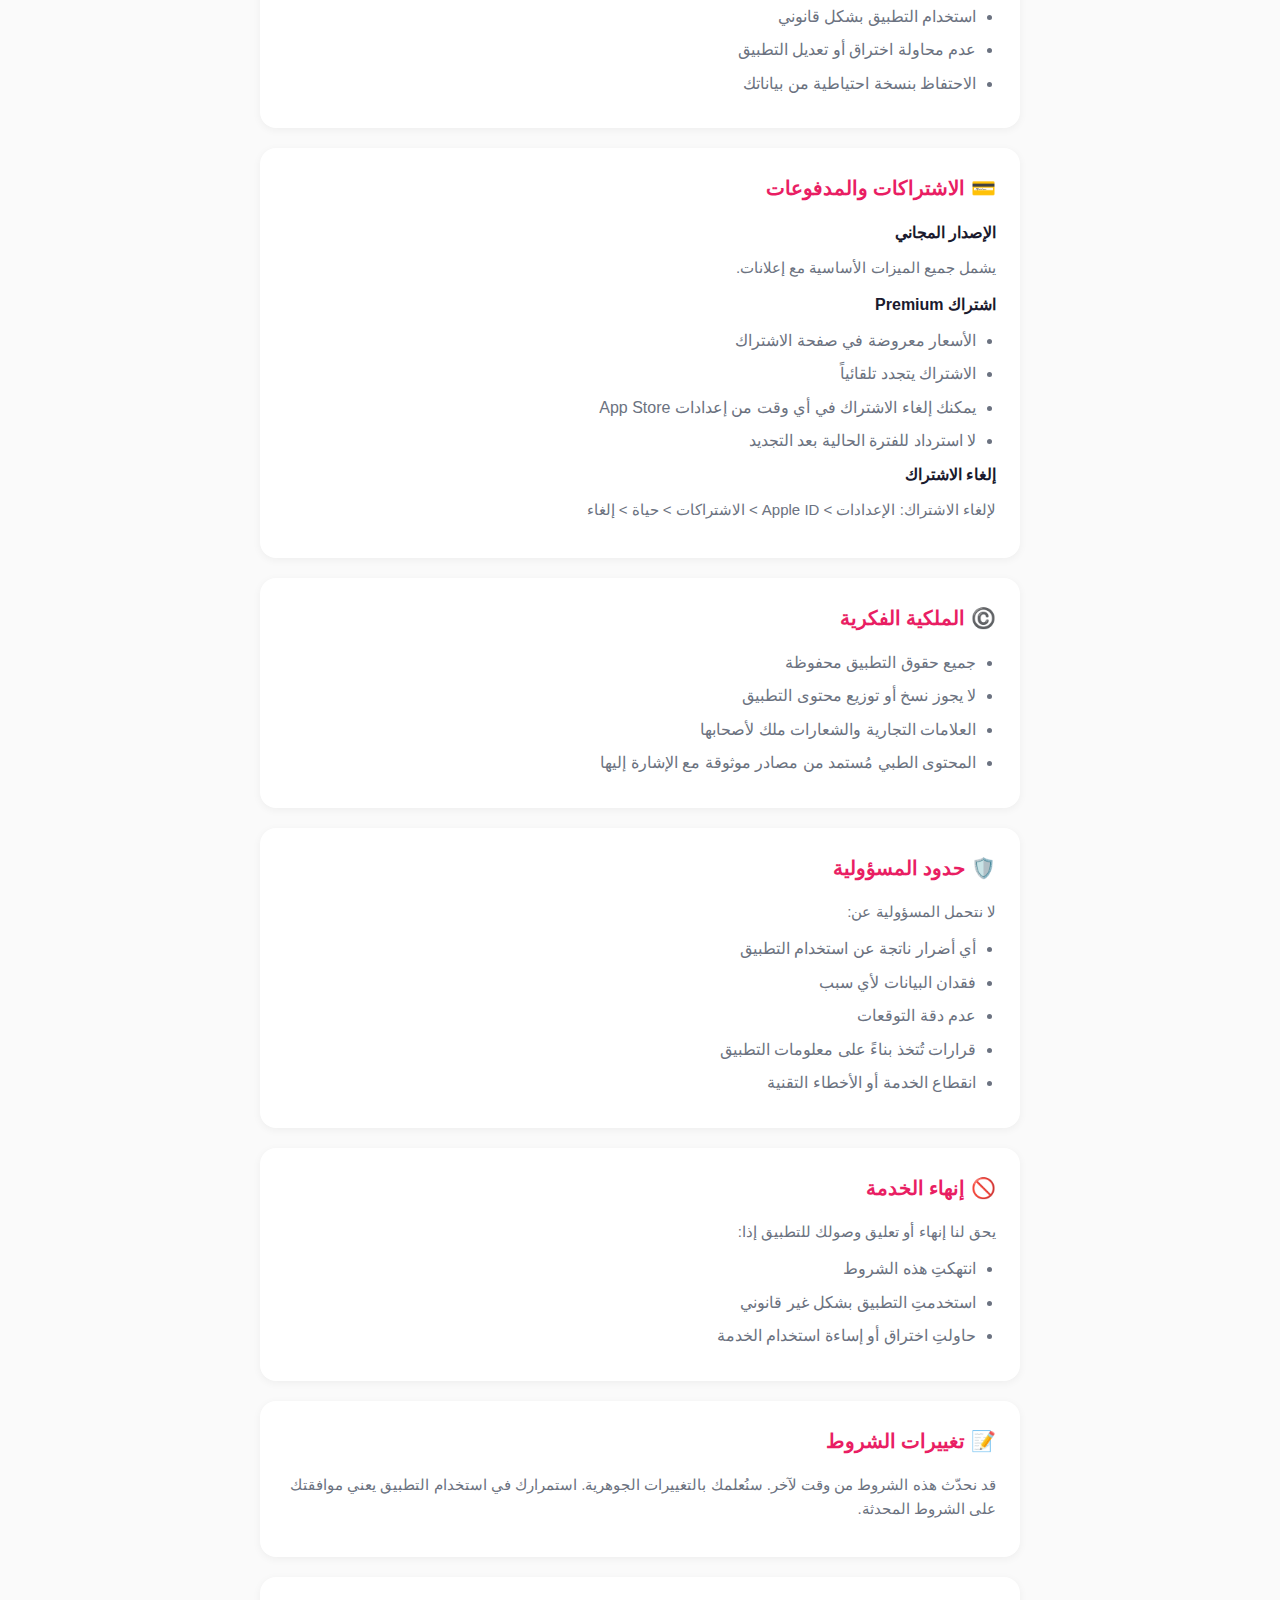
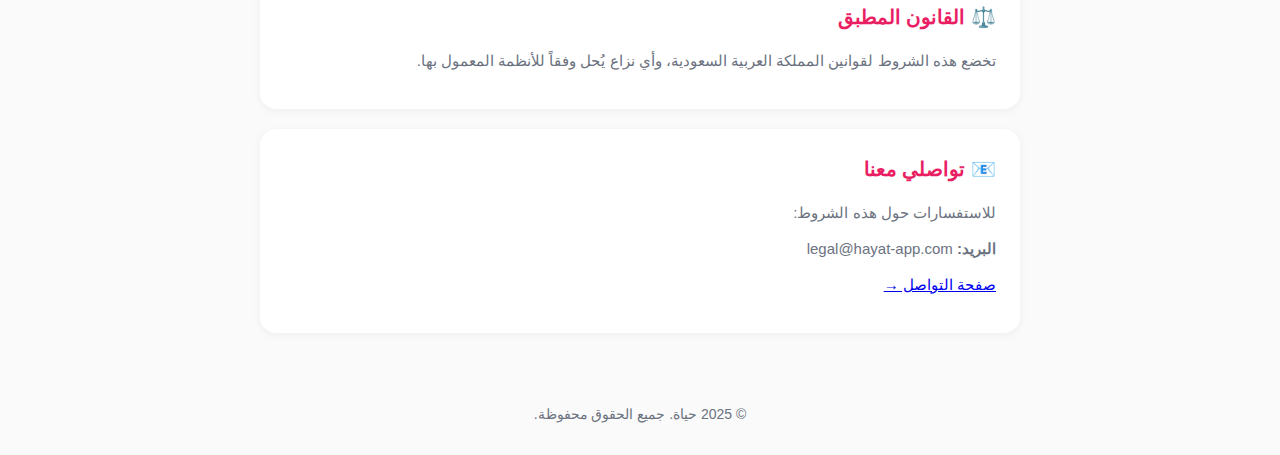
<file: terms.html>
<!DOCTYPE html>
<html lang="ar" dir="rtl">
<head>
    <meta charset="UTF-8">
    <meta name="viewport" content="width=device-width, initial-scale=1.0">
    <title>شروط الاستخدام - حياة</title>
    <link rel="stylesheet" href="css/style.css">
    <link rel="icon" href="images/favicon.png" type="image/png">
</head>
<body>
    <!-- Header -->
    <header class="header">
        <a href="index.html" class="back-btn">→ الرجوع للرئيسية</a>
        <h1>📋 شروط الاستخدام</h1>
        <p>يرجى قراءة هذه الشروط بعناية</p>
    </header>

    <div class="container">
        <!-- Introduction -->
        <div class="card">
            <h2>📌 مقدمة</h2>
            <p>باستخدامك لتطبيق "حياة"، فإنك توافقين على هذه الشروط والأحكام. إذا كنتِ لا توافقين على هذه الشروط، يرجى عدم استخدام التطبيق.</p>
            <p class="last-update">آخر تحديث: ديسمبر 2025</p>
        </div>

        <!-- Acceptance -->
        <div class="card">
            <h2>✅ قبول الشروط</h2>
            <p>باستخدام التطبيق، فإنك تقرين بأنك:</p>
            <ul>
                <li>تبلغين من العمر 13 سنة على الأقل</li>
                <li>قرأتِ وفهمتِ هذه الشروط</li>
                <li>توافقين على الالتزام بها</li>
            </ul>
        </div>

        <!-- Service Description -->
        <div class="card">
            <h2>📱 وصف الخدمة</h2>
            <p>تطبيق "حياة" هو أداة لتتبع:</p>
            <ul>
                <li>الدورة الشهرية وتوقع مواعيدها</li>
                <li>فترات الخصوبة والإباضة</li>
                <li>الحمل ومراحل تطور الجنين</li>
                <li>الأعراض والمزاج اليومي</li>
                <li>شرب الماء والعادات الصحية</li>
            </ul>
        </div>

        <!-- Medical Disclaimer -->
        <div class="card" style="border: 2px solid var(--warning);">
            <h2>⚠️ إخلاء المسؤولية الطبية</h2>
            <p><strong>هام جداً:</strong></p>
            <ul>
                <li>هذا التطبيق ليس بديلاً عن الاستشارة الطبية</li>
                <li>التوقعات تقريبية وليست مضمونة 100%</li>
                <li>لا تستخدمي التطبيق كوسيلة وحيدة لمنع الحمل</li>
                <li>استشيري طبيبتك للقرارات الصحية المهمة</li>
                <li>في حالة الطوارئ، توجهي للمستشفى فوراً</li>
            </ul>
            <p>نحن لا نتحمل أي مسؤولية عن قرارات صحية تُتخذ بناءً على معلومات التطبيق فقط.</p>
        </div>

        <!-- User Responsibilities -->
        <div class="card">
            <h2>👤 مسؤولياتك</h2>
            <p>كمستخدمة، أنتِ مسؤولة عن:</p>
            <ul>
                <li>إدخال معلومات صحيحة ودقيقة</li>
                <li>حماية جهازك ورمز المرور</li>
                <li>استخدام التطبيق بشكل قانوني</li>
                <li>عدم محاولة اختراق أو تعديل التطبيق</li>
                <li>الاحتفاظ بنسخة احتياطية من بياناتك</li>
            </ul>
        </div>

        <!-- Subscriptions -->
        <div class="card">
            <h2>💳 الاشتراكات والمدفوعات</h2>
            <h3>الإصدار المجاني</h3>
            <p>يشمل جميع الميزات الأساسية مع إعلانات.</p>
            
            <h3>اشتراك Premium</h3>
            <ul>
                <li>الأسعار معروضة في صفحة الاشتراك</li>
                <li>الاشتراك يتجدد تلقائياً</li>
                <li>يمكنك إلغاء الاشتراك في أي وقت من إعدادات App Store</li>
                <li>لا استرداد للفترة الحالية بعد التجديد</li>
            </ul>
            
            <h3>إلغاء الاشتراك</h3>
            <p>لإلغاء الاشتراك: الإعدادات > Apple ID > الاشتراكات > حياة > إلغاء</p>
        </div>

        <!-- Intellectual Property -->
        <div class="card">
            <h2>©️ الملكية الفكرية</h2>
            <ul>
                <li>جميع حقوق التطبيق محفوظة</li>
                <li>لا يجوز نسخ أو توزيع محتوى التطبيق</li>
                <li>العلامات التجارية والشعارات ملك لأصحابها</li>
                <li>المحتوى الطبي مُستمد من مصادر موثوقة مع الإشارة إليها</li>
            </ul>
        </div>

        <!-- Limitation of Liability -->
        <div class="card">
            <h2>🛡️ حدود المسؤولية</h2>
            <p>لا نتحمل المسؤولية عن:</p>
            <ul>
                <li>أي أضرار ناتجة عن استخدام التطبيق</li>
                <li>فقدان البيانات لأي سبب</li>
                <li>عدم دقة التوقعات</li>
                <li>قرارات تُتخذ بناءً على معلومات التطبيق</li>
                <li>انقطاع الخدمة أو الأخطاء التقنية</li>
            </ul>
        </div>

        <!-- Termination -->
        <div class="card">
            <h2>🚫 إنهاء الخدمة</h2>
            <p>يحق لنا إنهاء أو تعليق وصولك للتطبيق إذا:</p>
            <ul>
                <li>انتهكتِ هذه الشروط</li>
                <li>استخدمتِ التطبيق بشكل غير قانوني</li>
                <li>حاولتِ اختراق أو إساءة استخدام الخدمة</li>
            </ul>
        </div>

        <!-- Changes -->
        <div class="card">
            <h2>📝 تغييرات الشروط</h2>
            <p>قد نحدّث هذه الشروط من وقت لآخر. سنُعلمك بالتغييرات الجوهرية. استمرارك في استخدام التطبيق يعني موافقتك على الشروط المحدثة.</p>
        </div>

        <!-- Governing Law -->
        <div class="card">
            <h2>⚖️ القانون المطبق</h2>
            <p>تخضع هذه الشروط لقوانين المملكة العربية السعودية، وأي نزاع يُحل وفقاً للأنظمة المعمول بها.</p>
        </div>

        <!-- Contact -->
        <div class="card">
            <h2>📧 تواصلي معنا</h2>
            <p>للاستفسارات حول هذه الشروط:</p>
            <p><strong>البريد:</strong> legal@hayat-app.com</p>
            <p><a href="contact.html">صفحة التواصل →</a></p>
        </div>
    </div>

    <!-- Footer -->
    <footer class="footer">
        <p>© 2025 حياة. جميع الحقوق محفوظة.</p>
    </footer>
</body>
</html>
</file>
<file: css/style.css>
/* 
 * Hayat App Website
 * Style Sheet
 */

:root {
    --primary: #E91E63;
    --primary-light: #FCE4EC;
    --secondary: #9C27B0;
    --background: #FAFAFA;
    --card-bg: #FFFFFF;
    --text-primary: #1A1A2E;
    --text-secondary: #6B7280;
    --border: #E5E7EB;
    --success: #4CAF50;
    --warning: #FF9800;
}

* {
    margin: 0;
    padding: 0;
    box-sizing: border-box;
}

body {
    font-family: -apple-system, BlinkMacSystemFont, 'Segoe UI', Roboto, 'Helvetica Neue', Arial, sans-serif;
    background-color: var(--background);
    color: var(--text-primary);
    line-height: 1.6;
    direction: rtl;
    text-align: right;
}

/* Container */
.container {
    max-width: 800px;
    margin: 0 auto;
    padding: 20px;
}

/* Header */
.header {
    background: linear-gradient(135deg, var(--primary), var(--secondary));
    color: white;
    padding: 40px 20px;
    text-align: center;
    margin-bottom: 30px;
}

.header h1 {
    font-size: 28px;
    margin-bottom: 10px;
}

.header p {
    font-size: 16px;
    opacity: 0.9;
}

.header .logo {
    font-size: 50px;
    margin-bottom: 15px;
}

/* Navigation */
.back-btn {
    display: inline-flex;
    align-items: center;
    gap: 8px;
    color: white;
    text-decoration: none;
    font-size: 14px;
    opacity: 0.9;
    margin-bottom: 20px;
}

.back-btn:hover {
    opacity: 1;
}

/* Cards */
.card {
    background: var(--card-bg);
    border-radius: 16px;
    padding: 24px;
    margin-bottom: 20px;
    box-shadow: 0 2px 8px rgba(0,0,0,0.05);
}

.card h2 {
    font-size: 20px;
    color: var(--primary);
    margin-bottom: 16px;
    display: flex;
    align-items: center;
    gap: 10px;
}

.card h3 {
    font-size: 16px;
    color: var(--text-primary);
    margin-bottom: 10px;
}

.card p {
    color: var(--text-secondary);
    font-size: 15px;
    margin-bottom: 12px;
}

.card ul {
    padding-right: 20px;
    color: var(--text-secondary);
}

.card li {
    margin-bottom: 8px;
}

/* FAQ Accordion */
.faq-item {
    border-bottom: 1px solid var(--border);
    padding: 16px 0;
}

.faq-item:last-child {
    border-bottom: none;
}

.faq-question {
    font-size: 16px;
    font-weight: 600;
    color: var(--text-primary);
    cursor: pointer;
    display: flex;
    justify-content: space-between;
    align-items: center;
}

.faq-question::after {
    content: '+';
    font-size: 24px;
    color: var(--primary);
    transition: transform 0.3s;
}

.faq-item.active .faq-question::after {
    content: '−';
}

.faq-answer {
    display: none;
    padding-top: 12px;
    color: var(--text-secondary);
    font-size: 15px;
}

.faq-item.active .faq-answer {
    display: block;
}

/* Contact Form */
.form-group {
    margin-bottom: 20px;
}

.form-group label {
    display: block;
    font-size: 14px;
    font-weight: 600;
    margin-bottom: 8px;
    color: var(--text-primary);
}

.form-group input,
.form-group textarea,
.form-group select {
    width: 100%;
    padding: 14px 16px;
    border: 1px solid var(--border);
    border-radius: 12px;
    font-size: 16px;
    font-family: inherit;
    direction: rtl;
    background: var(--card-bg);
}

.form-group input:focus,
.form-group textarea:focus,
.form-group select:focus {
    outline: none;
    border-color: var(--primary);
    box-shadow: 0 0 0 3px var(--primary-light);
}

.form-group textarea {
    min-height: 120px;
    resize: vertical;
}

.submit-btn {
    width: 100%;
    padding: 16px;
    background: linear-gradient(135deg, var(--primary), var(--secondary));
    color: white;
    border: none;
    border-radius: 12px;
    font-size: 16px;
    font-weight: 600;
    cursor: pointer;
    transition: transform 0.2s, box-shadow 0.2s;
}

.submit-btn:hover {
    transform: translateY(-2px);
    box-shadow: 0 4px 12px rgba(233, 30, 99, 0.3);
}

/* Source Card */
.source-card {
    display: flex;
    align-items: flex-start;
    gap: 16px;
    padding: 20px;
    background: var(--primary-light);
    border-radius: 12px;
    margin-bottom: 16px;
}

.source-icon {
    font-size: 32px;
    flex-shrink: 0;
}

.source-info h4 {
    font-size: 16px;
    color: var(--text-primary);
    margin-bottom: 4px;
}

.source-info p {
    font-size: 14px;
    color: var(--text-secondary);
    margin-bottom: 8px;
}

.source-link {
    color: var(--primary);
    text-decoration: none;
    font-size: 14px;
    font-weight: 500;
}

.source-link:hover {
    text-decoration: underline;
}

/* Footer */
.footer {
    text-align: center;
    padding: 30px 20px;
    color: var(--text-secondary);
    font-size: 14px;
}

.footer a {
    color: var(--primary);
    text-decoration: none;
}

/* App Download */
.app-banner {
    background: linear-gradient(135deg, var(--primary), var(--secondary));
    border-radius: 16px;
    padding: 30px;
    text-align: center;
    color: white;
    margin: 30px 0;
}

.app-banner h3 {
    font-size: 20px;
    margin-bottom: 10px;
    color: white;
}

.app-banner p {
    opacity: 0.9;
    margin-bottom: 20px;
    color: white;
}

.app-store-btn {
    display: inline-block;
    background: black;
    color: white;
    padding: 12px 24px;
    border-radius: 8px;
    text-decoration: none;
    font-size: 14px;
}

/* Responsive */
@media (max-width: 600px) {
    .header {
        padding: 30px 15px;
    }
    
    .header h1 {
        font-size: 24px;
    }
    
    .container {
        padding: 15px;
    }
    
    .card {
        padding: 20px;
    }
}

/* Animation */
@keyframes fadeIn {
    from { opacity: 0; transform: translateY(10px); }
    to { opacity: 1; transform: translateY(0); }
}

.card {
    animation: fadeIn 0.3s ease-out;
}

/* Last Update */
.last-update {
    font-size: 13px;
    color: var(--text-secondary);
    margin-top: 20px;
    padding-top: 20px;
    border-top: 1px solid var(--border);
}
</file>
